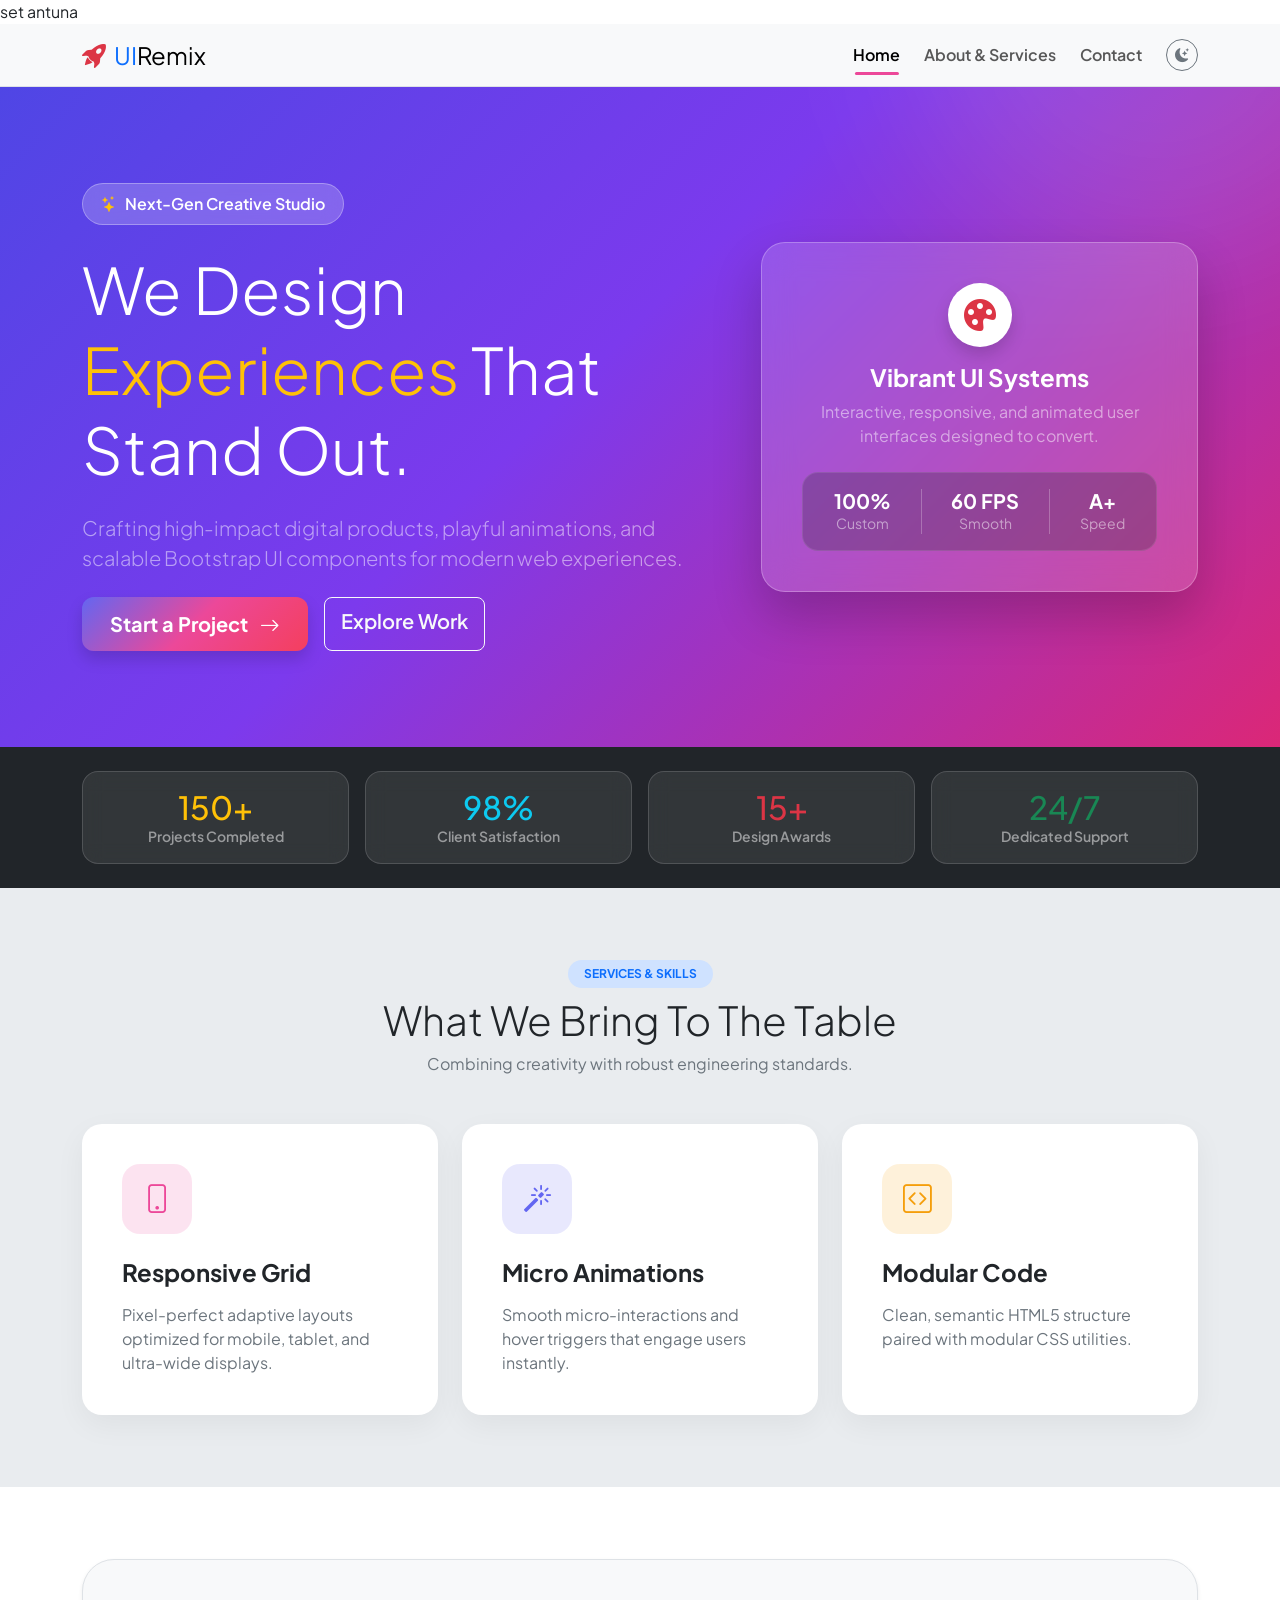
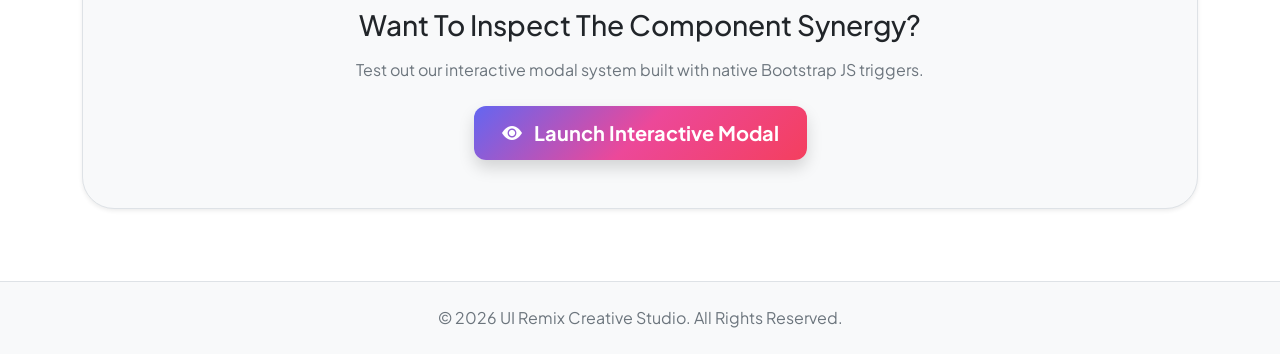
<file: index.html>
set antuna<!DOCTYPE html>
<html lang="en" data-bs-theme="light">
<head>
  <meta charset="UTF-8">
  <meta name="viewport" content="width=device-width, initial-scale=1.0">
  <title>UI Remix - Creative Studio</title>
  <!-- Bootstrap 5 CSS CDN -->
  <link href="https://cdn.jsdelivr.net/npm/bootstrap@5.3.3/dist/css/bootstrap.min.css" rel="stylesheet">
  <!-- Bootstrap Icons -->
  <link href="https://cdn.jsdelivr.net/npm/bootstrap-icons@1.11.3/font/bootstrap-icons.min.css" rel="stylesheet">
  <!-- Google Fonts: Plus Jakarta Sans for bold agency typography -->
  <link href="https://fonts.googleapis.com/css2?family=Plus+Jakarta+Sans:wght@400;600;700;800&display=swap" rel="stylesheet">

  <style>
    :root {
      --primary-gradient: linear-gradient(135deg, #6366f1 0%, #ec4899 50%, #f43f5e 100%);
      --accent-glow: rgba(236, 72, 153, 0.3);
      --font-family: 'Plus Jakarta Sans', sans-serif;
    }

    body {
      font-family: var(--font-family);
    }

    /* Vibrant Gradient Hero Background */
    .agency-hero {
      background: linear-gradient(135deg, #4f46e5 0%, #7c3aed 45%, #db2777 100%);
      position: relative;
      overflow: hidden;
    }

    .agency-hero::before {
      content: '';
      position: absolute;
      top: -50%;
      right: -10%;
      width: 500px;
      height: 500px;
      background: rgba(255, 255, 255, 0.1);
      filter: blur(80px);
      border-radius: 50%;
      pointer-events: none;
    }

    /* Pill Badges */
    .badge-pill-agency {
      background: rgba(255, 255, 255, 0.2);
      backdrop-filter: blur(10px);
      border: 1px solid rgba(255, 255, 255, 0.3);
      color: #fff;
      font-weight: 600;
      padding: 8px 18px;
      border-radius: 50px;
      display: inline-flex;
      align-items: center;
      gap: 8px;
    }

    /* Vibrant Feature Cards */
    .playful-card {
      border: none !important;
      border-radius: 20px !important;
      transition: all 0.35s cubic-bezier(0.175, 0.885, 0.32, 1.275) !important;
      position: relative;
      background: var(--bs-card-bg);
      box-shadow: 0 10px 30px rgba(0, 0, 0, 0.05);
    }

    .playful-card:hover {
      transform: translateY(-12px) rotate(0.5deg);
      box-shadow: 0 20px 40px rgba(99, 102, 241, 0.2) !important;
    }

    /* Playful Icon Boxes */
    .icon-box {
      width: 70px;
      height: 70px;
      border-radius: 18px;
      display: flex;
      align-items: center;
      justify-content: center;
      font-size: 1.8rem;
      margin-bottom: 1.5rem;
      transition: transform 0.3s ease;
    }

    .playful-card:hover .icon-box {
      transform: scale(1.15) rotate(-5deg);
    }

    .icon-pink { background: rgba(236, 72, 153, 0.15); color: #ec4899; }
    .icon-indigo { background: rgba(99, 102, 241, 0.15); color: #6366f1; }
    .icon-amber { background: rgba(245, 158, 11, 0.15); color: #f59e0b; }

    /* Custom Gradient Buttons */
    .btn-gradient {
      background: var(--primary-gradient);
      color: #fff !important;
      border: none;
      font-weight: 700;
      padding: 12px 28px;
      border-radius: 12px;
      transition: all 0.3s ease;
      box-shadow: 0 8px 20px var(--accent-glow);
    }

    .btn-gradient:hover {
      transform: translateY(-3px) scale(1.02);
      box-shadow: 0 12px 28px rgba(236, 72, 153, 0.4);
    }

    /* Floating Visual Card in Hero */
    .hero-glass-card {
      background: rgba(255, 255, 255, 0.15);
      backdrop-filter: blur(16px);
      border: 1px solid rgba(255, 255, 255, 0.25);
      border-radius: 24px;
      padding: 2.5rem;
      box-shadow: 0 25px 50px rgba(0, 0, 0, 0.2);
      animation: floatAnimation 4s ease-in-out infinite;
    }

    @keyframes floatAnimation {
      0%, 100% { transform: translateY(0px); }
      50% { transform: translateY(-12px); }
    }

    /* Navbar Underline Effect */
    .navbar-nav .nav-link {
      position: relative;
      font-weight: 600;
      transition: color 0.3s ease;
    }

    .navbar-nav .nav-link::after {
      content: '';
      position: absolute;
      width: 0;
      height: 3px;
      bottom: 0;
      left: 50%;
      background: #ec4899;
      border-radius: 10px;
      transition: all 0.3s ease;
      transform: translateX(-50%);
    }

    .navbar-nav .nav-link:hover::after,
    .navbar-nav .nav-link.active::after {
      width: 70%;
    }

    /* Stats Section */
    .stat-card {
      border-radius: 16px;
      background: rgba(255, 255, 255, 0.08);
      backdrop-filter: blur(10px);
      border: 1px solid rgba(255, 255, 255, 0.15);
    }

    /* Scroll-to-Top Button */
    #scrollTopBtn {
      position: fixed;
      bottom: 25px;
      right: 25px;
      z-index: 99;
      width: 50px;
      height: 50px;
      border-radius: 50%;
      background: var(--primary-gradient);
      border: none;
      color: white;
      display: flex;
      align-items: center;
      justify-content: center;
      opacity: 0;
      visibility: hidden;
      transition: all 0.3s ease;
      box-shadow: 0 10px 20px rgba(236, 72, 153, 0.3);
    }

    #scrollTopBtn.show {
      opacity: 1;
      visibility: visible;
    }

    #scrollTopBtn:hover {
      transform: translateY(-5px) scale(1.05);
    }
  </style>
</head>
<body class="d-flex flex-column min-vh-100">

  <!-- Navigation Bar -->
  <nav class="navbar navbar-expand-lg bg-body-tertiary sticky-top border-bottom">
    <div class="container">
      <a class="navbar-brand fw-extrabold fs-4" href="index.html">
        <i class="bi bi-rocket-takeoff-fill text-danger me-2"></i><span class="text-primary">UI</span>Remix
      </a>
      <button class="navbar-toggler" type="button" data-bs-toggle="collapse" data-bs-target="#navbarNav">
        <span class="navbar-toggler-icon"></span>
      </button>
      <div class="collapse navbar-collapse" id="navbarNav">
        <ul class="navbar-nav ms-auto align-items-center gap-lg-2">
          <li class="nav-item"><a class="nav-link active" href="index.html">Home</a></li>
          <li class="nav-item"><a class="nav-link" href="about.html">About & Services</a></li>
          <li class="nav-item"><a class="nav-link" href="contact.html">Contact</a></li>
          <!-- Dark Mode Toggle Button -->
          <li class="nav-item ms-lg-2 mt-2 mt-lg-0">
            <button class="btn btn-outline-secondary btn-sm rounded-circle p-2" id="themeToggle" title="Toggle theme">
              <i class="bi bi-moon-stars-fill" id="themeIcon"></i>
            </button>
          </li>
        </ul>
      </div>
    </div>
  </nav>

  <!-- Split Hero Section -->
  <header class="agency-hero text-white py-5">
    <div class="container py-lg-5">
      <div class="row align-items-center g-5">
        
        <!-- Left Hero Column -->
        <div class="col-lg-7 text-center text-lg-start">
          <div class="badge-pill-agency mb-4">
            <i class="bi bi-stars text-warning"></i> Next-Gen Creative Studio
          </div>
          <h1 class="display-3 fw-extrabold mb-4 lh-sm">
            We Design <span class="text-warning">Experiences</span> That Stand Out.
          </h1>
          <p class="lead mb-4 text-white-50 fs-5">
            Crafting high-impact digital products, playful animations, and scalable Bootstrap UI components for modern web experiences.
          </p>
          <div class="d-flex flex-wrap gap-3 justify-content-center justify-content-lg-start">
            <a href="contact.html" class="btn btn-gradient btn-lg shadow">Start a Project <i class="bi bi-arrow-right ms-2"></i></a>
            <a href="about.html" class="btn btn-outline-light btn-lg rounded-3 fw-semibold">Explore Work</a>
          </div>
        </div>

        <!-- Right Floating Hero Card Showcase -->
        <div class="col-lg-5">
          <div class="hero-glass-card text-center text-white">
            <div class="d-inline-flex p-3 rounded-circle bg-white text-dark mb-3 shadow">
              <i class="bi bi-palette-fill fs-2 text-danger"></i>
            </div>
            <h4 class="fw-bold mb-2">Vibrant UI Systems</h4>
            <p class="text-white-50 mb-4 fs-6">
              Interactive, responsive, and animated user interfaces designed to convert.
            </p>
            <div class="d-flex justify-content-around bg-dark bg-opacity-25 p-3 rounded-4 border border-white border-opacity-10">
              <div>
                <h5 class="fw-bold mb-0">100%</h5>
                <small class="text-white-50">Custom</small>
              </div>
              <div class="border-end border-white border-opacity-25"></div>
              <div>
                <h5 class="fw-bold mb-0">60 FPS</h5>
                <small class="text-white-50">Smooth</small>
              </div>
              <div class="border-end border-white border-opacity-25"></div>
              <div>
                <h5 class="fw-bold mb-0">A+</h5>
                <small class="text-white-50">Speed</small>
              </div>
            </div>
          </div>
        </div>

      </div>
    </div>
  </header>

  <!-- Animated Counter / Stats Section -->
  <section class="py-4 bg-dark text-white">
    <div class="container">
      <div class="row text-center g-3">
        <div class="col-6 col-md-3">
          <div class="stat-card p-3">
            <h2 class="fw-extrabold text-warning mb-0">150+</h2>
            <small class="text-white-50 fw-semibold">Projects Completed</small>
          </div>
        </div>
        <div class="col-6 col-md-3">
          <div class="stat-card p-3">
            <h2 class="fw-extrabold text-info mb-0">98%</h2>
            <small class="text-white-50 fw-semibold">Client Satisfaction</small>
          </div>
        </div>
        <div class="col-6 col-md-3">
          <div class="stat-card p-3">
            <h2 class="fw-extrabold text-danger mb-0">15+</h2>
            <small class="text-white-50 fw-semibold">Design Awards</small>
          </div>
        </div>
        <div class="col-6 col-md-3">
          <div class="stat-card p-3">
            <h2 class="fw-extrabold text-success mb-0">24/7</h2>
            <small class="text-white-50 fw-semibold">Dedicated Support</small>
          </div>
        </div>
      </div>
    </div>
  </section>

  <!-- Playful Feature Cards Section -->
  <section class="py-5 bg-body-secondary">
    <div class="container py-4">
      <div class="text-center mb-5">
        <span class="badge bg-primary-subtle text-primary fw-bold px-3 py-2 rounded-pill mb-2">SERVICES & SKILLS</span>
        <h2 class="display-6 fw-extrabold">What We Bring To The Table</h2>
        <p class="text-secondary max-w-lg mx-auto">Combining creativity with robust engineering standards.</p>
      </div>

      <div class="row g-4">
        <!-- Card 1 -->
        <div class="col-md-4">
          <div class="card playful-card h-100 p-4">
            <div class="card-body">
              <div class="icon-box icon-pink">
                <i class="bi bi-phone"></i>
              </div>
              <h4 class="fw-bold mb-3">Responsive Grid</h4>
              <p class="text-secondary mb-0">
                Pixel-perfect adaptive layouts optimized for mobile, tablet, and ultra-wide displays.
              </p>
            </div>
          </div>
        </div>

        <!-- Card 2 -->
        <div class="col-md-4">
          <div class="card playful-card h-100 p-4">
            <div class="card-body">
              <div class="icon-box icon-indigo">
                <i class="bi bi-magic"></i>
              </div>
              <h4 class="fw-bold mb-3">Micro Animations</h4>
              <p class="text-secondary mb-0">
                Smooth micro-interactions and hover triggers that engage users instantly.
              </p>
            </div>
          </div>
        </div>

        <!-- Card 3 -->
        <div class="col-md-4">
          <div class="card playful-card h-100 p-4">
            <div class="card-body">
              <div class="icon-box icon-amber">
                <i class="bi bi-code-square"></i>
              </div>
              <h4 class="fw-bold mb-3">Modular Code</h4>
              <p class="text-secondary mb-0">
                Clean, semantic HTML5 structure paired with modular CSS utilities.
              </p>
            </div>
          </div>
        </div>
      </div>
    </div>
  </section>

  <!-- Interactive Modal Section -->
  <section class="py-5">
    <div class="container text-center py-4">
      <div class="p-5 rounded-5 bg-body-tertiary border shadow-sm">
        <h3 class="fw-extrabold mb-3">Want To Inspect The Component Synergy?</h3>
        <p class="text-secondary mb-4 col-lg-8 mx-auto">
          Test out our interactive modal system built with native Bootstrap JS triggers.
        </p>
        <button type="button" class="btn btn-gradient btn-lg shadow" data-bs-toggle="modal" data-bs-target="#projectModal">
          <i class="bi bi-eye-fill me-2"></i> Launch Interactive Modal
        </button>
      </div>

      <!-- Modal Component -->
      <div class="modal fade" id="projectModal" tabindex="-1">
        <div class="modal-dialog modal-dialog-centered">
          <div class="modal-content border-0 shadow-lg rounded-4">
            <div class="modal-header bg-dark text-white rounded-top-4">
              <h5 class="modal-title fw-bold"><i class="bi bi-gear-fill me-2 text-warning"></i> Architecture Specs</h5>
              <button type="button" class="btn-close btn-close-white" data-bs-dismiss="modal" aria-label="Close"></button>
            </div>
            <div class="modal-body text-start p-4">
              <p class="mb-3">This vibrant layout features:</p>
              <ul class="list-unstyled">
                <li class="mb-2"><i class="bi bi-check-circle-fill text-success me-2"></i> Dual-gradient hero banner</li>
                <li class="mb-2"><i class="bi bi-check-circle-fill text-success me-2"></i> Playful animated card tilt effects</li>
                <li class="mb-2"><i class="bi bi-check-circle-fill text-success me-2"></i> Live stats summary dashboard</li>
                <li class="mb-2"><i class="bi bi-check-circle-fill text-success me-2"></i> Floating scroll-to-top button</li>
              </ul>
            </div>
            <div class="modal-footer">
              <button type="button" class="btn btn-secondary rounded-3" data-bs-dismiss="modal">Close</button>
            </div>
          </div>
        </div>
      </div>

    </div>
  </section>

  <!-- Scroll-to-Top Floating Button -->
  <button type="button" id="scrollTopBtn" aria-label="Scroll to top">
    <i class="bi bi-arrow-up fs-5"></i>
  </button>

  <!-- Footer -->
  <footer class="bg-body-tertiary text-center py-4 mt-auto border-top">
    <div class="container">
      <p class="mb-0 text-secondary">&copy; 2026 UI Remix Creative Studio. All Rights Reserved.</p>
    </div>
  </footer>

  <script src="https://cdn.jsdelivr.net/npm/bootstrap@5.3.3/dist/js/bootstrap.bundle.min.js"></script>
  
  <script>
    // Theme Toggle Script
    const themeToggleBtn = document.getElementById('themeToggle');
    const themeIcon = document.getElementById('themeIcon');
    const htmlTag = document.documentElement;

    themeToggleBtn.addEventListener('click', () => {
      const currentTheme = htmlTag.getAttribute('data-bs-theme');
      const newTheme = currentTheme === 'light' ? 'dark' : 'light';
      htmlTag.setAttribute('data-bs-theme', newTheme);
      themeIcon.className = newTheme === 'dark' ? 'bi bi-sun-fill text-warning' : 'bi bi-moon-stars-fill';
    });

    // Scroll-to-Top Logic
    const scrollTopBtn = document.getElementById('scrollTopBtn');
    window.addEventListener('scroll', () => {
      if (window.scrollY > 300) {
        scrollTopBtn.classList.add('show');
      } else {
        scrollTopBtn.classList.remove('show');
      }
    });

    scrollTopBtn.addEventListener('click', () => {
      window.scrollTo({ top: 0, behavior: 'smooth' });
    });
  </script>
</body>
  </html>
</file>
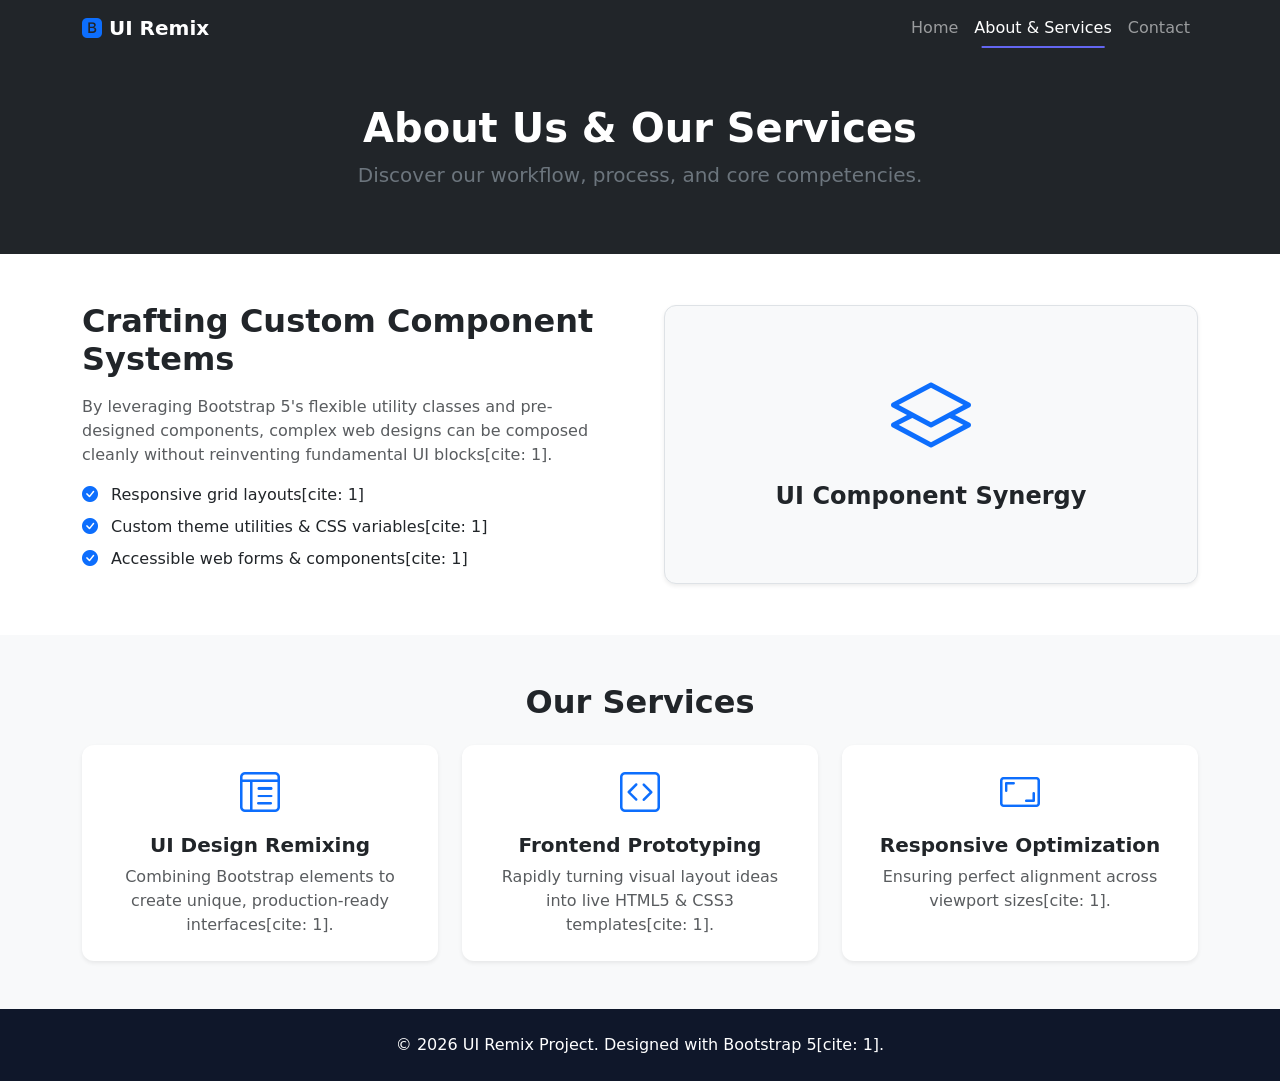
<file: about.html>
<!DOCTYPE html>
<html lang="en">
<head>
  <meta charset="UTF-8">
  <meta name="viewport" content="width=device-width, initial-scale=1.0">
  <title>Bootstrap 5 UI - About & Services</title>
  <link href="https://cdn.jsdelivr.net/npm/bootstrap@5.3.3/dist/css/bootstrap.min.css" rel="stylesheet">
  <link href="https://cdn.jsdelivr.net/npm/bootstrap-icons@1.11.3/font/bootstrap-icons.min.css" rel="stylesheet">
  
  <style>
    :root {
      --primary-color: #6366f1;
      --primary-hover: #4f46e5;
      --dark-bg: #0f172a;
    }

    /* Cards: Smooth elevation & soft blue shadow */
    .card {
      transition: transform 0.3s ease, box-shadow 0.3s ease, border-color 0.3s ease;
      border-radius: 12px !important;
      overflow: hidden;
    }

    .card:hover {
      transform: translateY(-8px);
      box-shadow: 0 15px 30px rgba(99, 102, 241, 0.25) !important;
      border-color: rgba(99, 102, 241, 0.4) !important;
    }

    /* Icons: Scale up inside card on hover */
    .card .bi {
      transition: transform 0.3s ease;
      display: inline-block;
    }

    .card:hover .bi {
      transform: scale(1.15);
    }

    /* Navbar Link Animated Underline */
    .navbar-nav .nav-link {
      position: relative;
      transition: color 0.3s ease;
    }

    .navbar-nav .nav-link:hover {
      color: var(--primary-color) !important;
    }

    .navbar-nav .nav-link::after {
      content: '';
      position: absolute;
      width: 0;
      height: 2px;
      bottom: 0;
      left: 50%;
      background-color: var(--primary-color);
      transition: all 0.3s ease;
      transform: translateX(-50%);
    }

    .navbar-nav .nav-link:hover::after,
    .navbar-nav .nav-link.active::after {
      width: 80%;
    }

    footer.bg-dark {
      background-color: var(--dark-bg) !important;
    }
  </style>
</head>
<body class="d-flex flex-column min-vh-100">

  <!-- Navigation Bar -->
  <nav class="navbar navbar-expand-lg navbar-dark bg-dark sticky-top">
    <div class="container">
      <a class="navbar-brand fw-bold" href="index.html">
        <i class="bi bi-bootstrap-fill text-primary"></i> UI Remix
      </a>
      <button class="navbar-toggler" type="button" data-bs-toggle="collapse" data-bs-target="#navbarNav" aria-controls="navbarNav" aria-expanded="false" aria-label="Toggle navigation">
        <span class="navbar-toggler-icon"></span>
      </button>
      <div class="collapse navbar-collapse" id="navbarNav">
        <ul class="navbar-nav ms-auto">
          <li class="nav-item"><a class="nav-link" href="index.html">Home</a></li>
          <li class="nav-item"><a class="nav-link active" aria-current="page" href="about.html">About & Services</a></li>
          <li class="nav-item"><a class="nav-link" href="contact.html">Contact</a></li>
        </ul>
      </div>
    </div>
  </nav>

  <!-- Page Header -->
  <section class="bg-dark text-white py-5">
    <div class="container text-center">
      <h1 class="fw-bold">About Us & Our Services</h1>
      <p class="lead text-secondary">Discover our workflow, process, and core competencies.</p>
    </div>
  </section>

  <!-- About Section -->
  <section class="py-5">
    <div class="container">
      <div class="row align-items-center g-5">
        <div class="col-lg-6">
          <h2 class="fw-bold mb-3">Crafting Custom Component Systems</h2>
          <p class="text-muted">By leveraging Bootstrap 5's flexible utility classes and pre-designed components, complex web designs can be composed cleanly without reinventing fundamental UI blocks[cite: 1].</p>
          <ul class="list-unstyled">
            <li class="mb-2"><i class="bi bi-check-circle-fill text-primary me-2"></i> Responsive grid layouts[cite: 1]</li>
            <li class="mb-2"><i class="bi bi-check-circle-fill text-primary me-2"></i> Custom theme utilities & CSS variables[cite: 1]</li>
            <li class="mb-2"><i class="bi bi-check-circle-fill text-primary me-2"></i> Accessible web forms & components[cite: 1]</li>
          </ul>
        </div>
        <div class="col-lg-6 text-center">
          <div class="card p-5 bg-light rounded-4 border shadow-sm">
            <div class="card-body">
              <i class="bi bi-layers display-1 text-primary"></i>
              <h4 class="mt-3 fw-bold">UI Component Synergy</h4>
            </div>
          </div>
        </div>
      </div>
    </div>
  </section>

  <!-- Services Cards Section -->
  <section class="py-5 bg-light">
    <div class="container">
      <h2 class="fw-bold text-center mb-4">Our Services</h2>
      <div class="row g-4">
        <div class="col-md-4">
          <div class="card h-100 border-0 shadow-sm">
            <div class="card-body p-4 text-center">
              <i class="bi bi-layout-text-window-reverse display-6 text-primary mb-3"></i>
              <h5 class="card-title fw-bold">UI Design Remixing</h5>
              <p class="card-text text-muted">Combining Bootstrap elements to create unique, production-ready interfaces[cite: 1].</p>
            </div>
          </div>
        </div>
        <div class="col-md-4">
          <div class="card h-100 border-0 shadow-sm">
            <div class="card-body p-4 text-center">
              <i class="bi bi-code-square display-6 text-primary mb-3"></i>
              <h5 class="card-title fw-bold">Frontend Prototyping</h5>
              <p class="card-text text-muted">Rapidly turning visual layout ideas into live HTML5 & CSS3 templates[cite: 1].</p>
            </div>
          </div>
        </div>
        <div class="col-md-4">
          <div class="card h-100 border-0 shadow-sm">
            <div class="card-body p-4 text-center">
              <i class="bi bi-aspect-ratio display-6 text-primary mb-3"></i>
              <h5 class="card-title fw-bold">Responsive Optimization</h5>
              <p class="card-text text-muted">Ensuring perfect alignment across viewport sizes[cite: 1].</p>
            </div>
          </div>
        </div>
      </div>
    </div>
  </section>

  <!-- Footer -->
  <footer class="bg-dark text-white text-center py-4 mt-auto">
    <div class="container">
      <p class="mb-0">&copy; 2026 UI Remix Project. Designed with Bootstrap 5[cite: 1].</p>
    </div>
  </footer>

  <script src="https://cdn.jsdelivr.net/npm/bootstrap@5.3.3/dist/js/bootstrap.bundle.min.js"></script>
</body>
  </html>
</file>
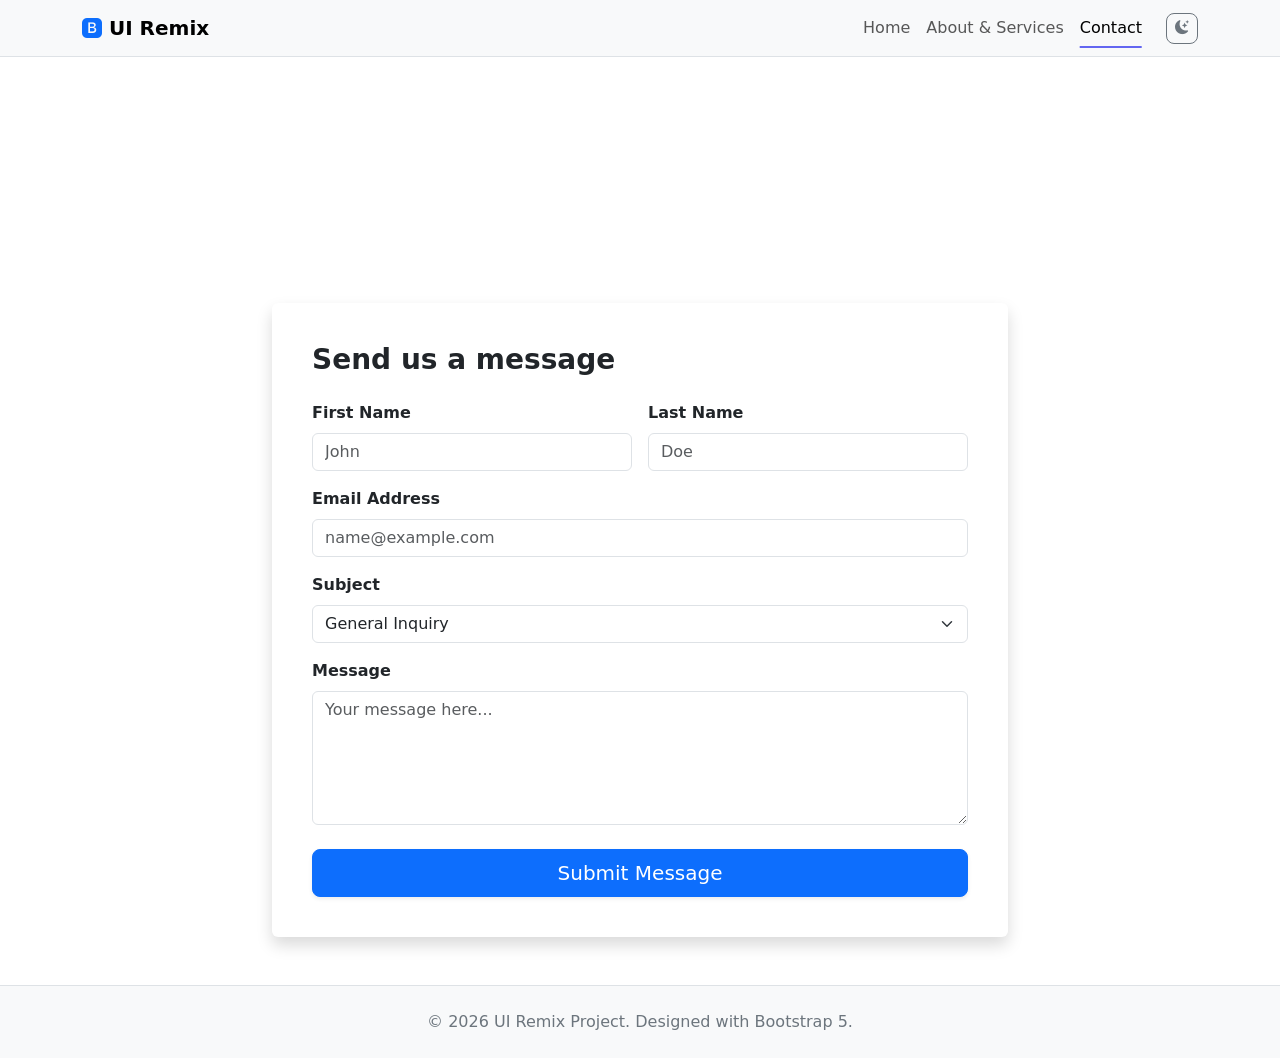
<file: contact.html>
<!DOCTYPE html>
<html lang="en" data-bs-theme="light">
<head>
  <meta charset="UTF-8">
  <meta name="viewport" content="width=device-width, initial-scale=1.0">
  <title>Bootstrap 5 UI - Contact Us</title>
  <link href="https://cdn.jsdelivr.net/npm/bootstrap@5.3.3/dist/css/bootstrap.min.css" rel="stylesheet">
  <link href="https://cdn.jsdelivr.net/npm/bootstrap-icons@1.11.3/font/bootstrap-icons.min.css" rel="stylesheet">
  
  <style>
    :root {
      --primary-color: #6366f1;
      --primary-hover: #4f46e5;
    }

    header.hero-bg {
      background: linear-gradient(135deg, #4f46e5 0%, #7c3aed 100%) !important;
    }

    .form-control:focus, .form-select:focus {
      border-color: var(--primary-color) !important;
      box-shadow: 0 0 0 0.25rem rgba(99, 102, 241, 0.25) !important;
    }

    .btn {
      transition: transform 0.2s ease, box-shadow 0.2s ease !important;
      border-radius: 8px !important;
    }

    .btn:hover {
      transform: translateY(-2px);
      box-shadow: 0 6px 15px rgba(0, 0, 0, 0.15) !important;
    }

    .navbar-nav .nav-link {
      position: relative;
      transition: color 0.3s ease;
    }

    .navbar-nav .nav-link::after {
      content: '';
      position: absolute;
      width: 0;
      height: 2px;
      bottom: 0;
      left: 50%;
      background-color: var(--primary-color);
      transition: all 0.3s ease;
      transform: translateX(-50%);
    }

    .navbar-nav .nav-link:hover::after,
    .navbar-nav .nav-link.active::after {
      width: 80%;
    }
  </style>
</head>
<body class="d-flex flex-column min-vh-100">

  <!-- Navigation Bar -->
  <nav class="navbar navbar-expand-lg bg-body-tertiary sticky-top border-bottom">
    <div class="container">
      <a class="navbar-brand fw-bold" href="index.html">
        <i class="bi bi-bootstrap-fill text-primary"></i> UI Remix
      </a>
      <button class="navbar-toggler" type="button" data-bs-toggle="collapse" data-bs-target="#navbarNav">
        <span class="navbar-toggler-icon"></span>
      </button>
      <div class="collapse navbar-collapse" id="navbarNav">
        <ul class="navbar-nav ms-auto align-items-center">
          <li class="nav-item"><a class="nav-link" href="index.html">Home</a></li>
          <li class="nav-item"><a class="nav-link" href="about.html">About & Services</a></li>
          <li class="nav-item"><a class="nav-link active" aria-current="page" href="contact.html">Contact</a></li>
          <li class="nav-item ms-lg-3 mt-2 mt-lg-0">
            <button class="btn btn-outline-secondary btn-sm" id="themeToggle">
              <i class="bi bi-moon-stars-fill" id="themeIcon"></i>
            </button>
          </li>
        </ul>
      </div>
    </div>
  </nav>

  <!-- Page Header -->
  <section class="hero-bg text-white py-5">
    <div class="container text-center">
      <h1 class="fw-bold">Contact Us</h1>
      <p class="lead">We'd love to hear your feedback or answer your questions.</p>
    </div>
  </section>

  <!-- Contact Form Section -->
  <section class="py-5">
    <div class="container">
      <div class="row justify-content-center">
        <div class="col-lg-8">
          <div class="card border-0 shadow p-4">
            <div class="card-body">
              <h3 class="card-title fw-bold mb-4">Send us a message</h3>
              <form id="contactForm">
                <div class="row g-3">
                  <div class="col-md-6">
                    <label for="firstName" class="form-label fw-semibold">First Name</label>
                    <input type="text" class="form-control" id="firstName" placeholder="John" required>
                  </div>
                  <div class="col-md-6">
                    <label for="lastName" class="form-label fw-semibold">Last Name</label>
                    <input type="text" class="form-control" id="lastName" placeholder="Doe" required>
                  </div>
                  <div class="col-12">
                    <label for="email" class="form-label fw-semibold">Email Address</label>
                    <input type="email" class="form-control" id="email" placeholder="name@example.com" required>
                  </div>
                  <div class="col-12">
                    <label for="subject" class="form-label fw-semibold">Subject</label>
                    <select class="form-select" id="subject">
                      <option value="General Inquiry" selected>General Inquiry</option>
                      <option value="Feedback">Feedback</option>
                      <option value="Support">Support</option>
                    </select>
                  </div>
                  <div class="col-12">
                    <label for="message" class="form-label fw-semibold">Message</label>
                    <textarea class="form-control" id="message" rows="5" placeholder="Your message here..." required></textarea>
                  </div>
                  <div class="col-12">
                    <button type="submit" class="btn btn-primary btn-lg w-100 mt-2 shadow-sm">Submit Message</button>
                  </div>
                </div>
              </form>
            </div>
          </div>

          <!-- Submitted Data Output Display Card (Initially Hidden) -->
          <div id="summaryCard" class="card border-primary border-2 shadow-sm mt-4 d-none">
            <div class="card-header bg-primary text-white fw-bold">
              <i class="bi bi-check-circle-fill me-2"></i> Submitted Information Summary
            </div>
            <div class="card-body">
              <p class="mb-2"><strong>Full Name:</strong> <span id="outName"></span></p>
              <p class="mb-2"><strong>Email Address:</strong> <span id="outEmail"></span></p>
              <p class="mb-2"><strong>Subject:</strong> <span id="outSubject"></span></p>
              <p class="mb-0"><strong>Message:</strong> <span id="outMessage"></span></p>
            </div>
          </div>

        </div>
      </div>
    </div>
  </section>

  <!-- Toast Notification Container -->
  <div class="toast-container position-fixed bottom-0 end-0 p-3">
    <div id="successToast" class="toast align-items-center text-bg-success border-0" role="alert" aria-live="assertive" aria-atomic="true">
      <div class="d-flex">
        <div class="toast-body">
          <i class="bi bi-check-circle-fill me-2"></i> Thank you! Your message has been sent successfully.
        </div>
        <button type="button" class="btn-close btn-close-white me-2 m-auto" data-bs-dismiss="toast" aria-label="Close"></button>
      </div>
    </div>
  </div>

  <!-- Footer -->
  <footer class="bg-body-tertiary text-center py-4 mt-auto border-top">
    <div class="container">
      <p class="mb-0 text-secondary">&copy; 2026 UI Remix Project. Designed with Bootstrap 5.</p>
    </div>
  </footer>

  <script src="https://cdn.jsdelivr.net/npm/bootstrap@5.3.3/dist/js/bootstrap.bundle.min.js"></script>
  
  <script>
    // Dark Mode Script
    const themeToggleBtn = document.getElementById('themeToggle');
    const themeIcon = document.getElementById('themeIcon');
    const htmlTag = document.documentElement;

    themeToggleBtn.addEventListener('click', () => {
      const currentTheme = htmlTag.getAttribute('data-bs-theme');
      const newTheme = currentTheme === 'light' ? 'dark' : 'light';
      htmlTag.setAttribute('data-bs-theme', newTheme);
      themeIcon.className = newTheme === 'dark' ? 'bi bi-sun-fill text-warning' : 'bi bi-moon-stars-fill';
    });

    // Form Submission & Display Logic
    const contactForm = document.getElementById('contactForm');
    const successToast = document.getElementById('successToast');
    const summaryCard = document.getElementById('summaryCard');
    const toastBootstrap = bootstrap.Toast.getOrCreateInstance(successToast);

    contactForm.addEventListener('submit', (event) => {
      event.preventDefault();

      // Read values from inputs
      const firstName = document.getElementById('firstName').value;
      const lastName = document.getElementById('lastName').value;
      const email = document.getElementById('email').value;
      const subject = document.getElementById('subject').value;
      const message = document.getElementById('message').value;

      // Populate summary card
      document.getElementById('outName').textContent = `${firstName} ${lastName}`;
      document.getElementById('outEmail').textContent = email;
      document.getElementById('outSubject').textContent = subject;
      document.getElementById('outMessage').textContent = message;

      // Show the summary card & toast
      summaryCard.classList.remove('d-none');
      toastBootstrap.show();

      // Clear the form fields
      contactForm.reset();
    });
  </script>
</body>
  </html>
</file>
